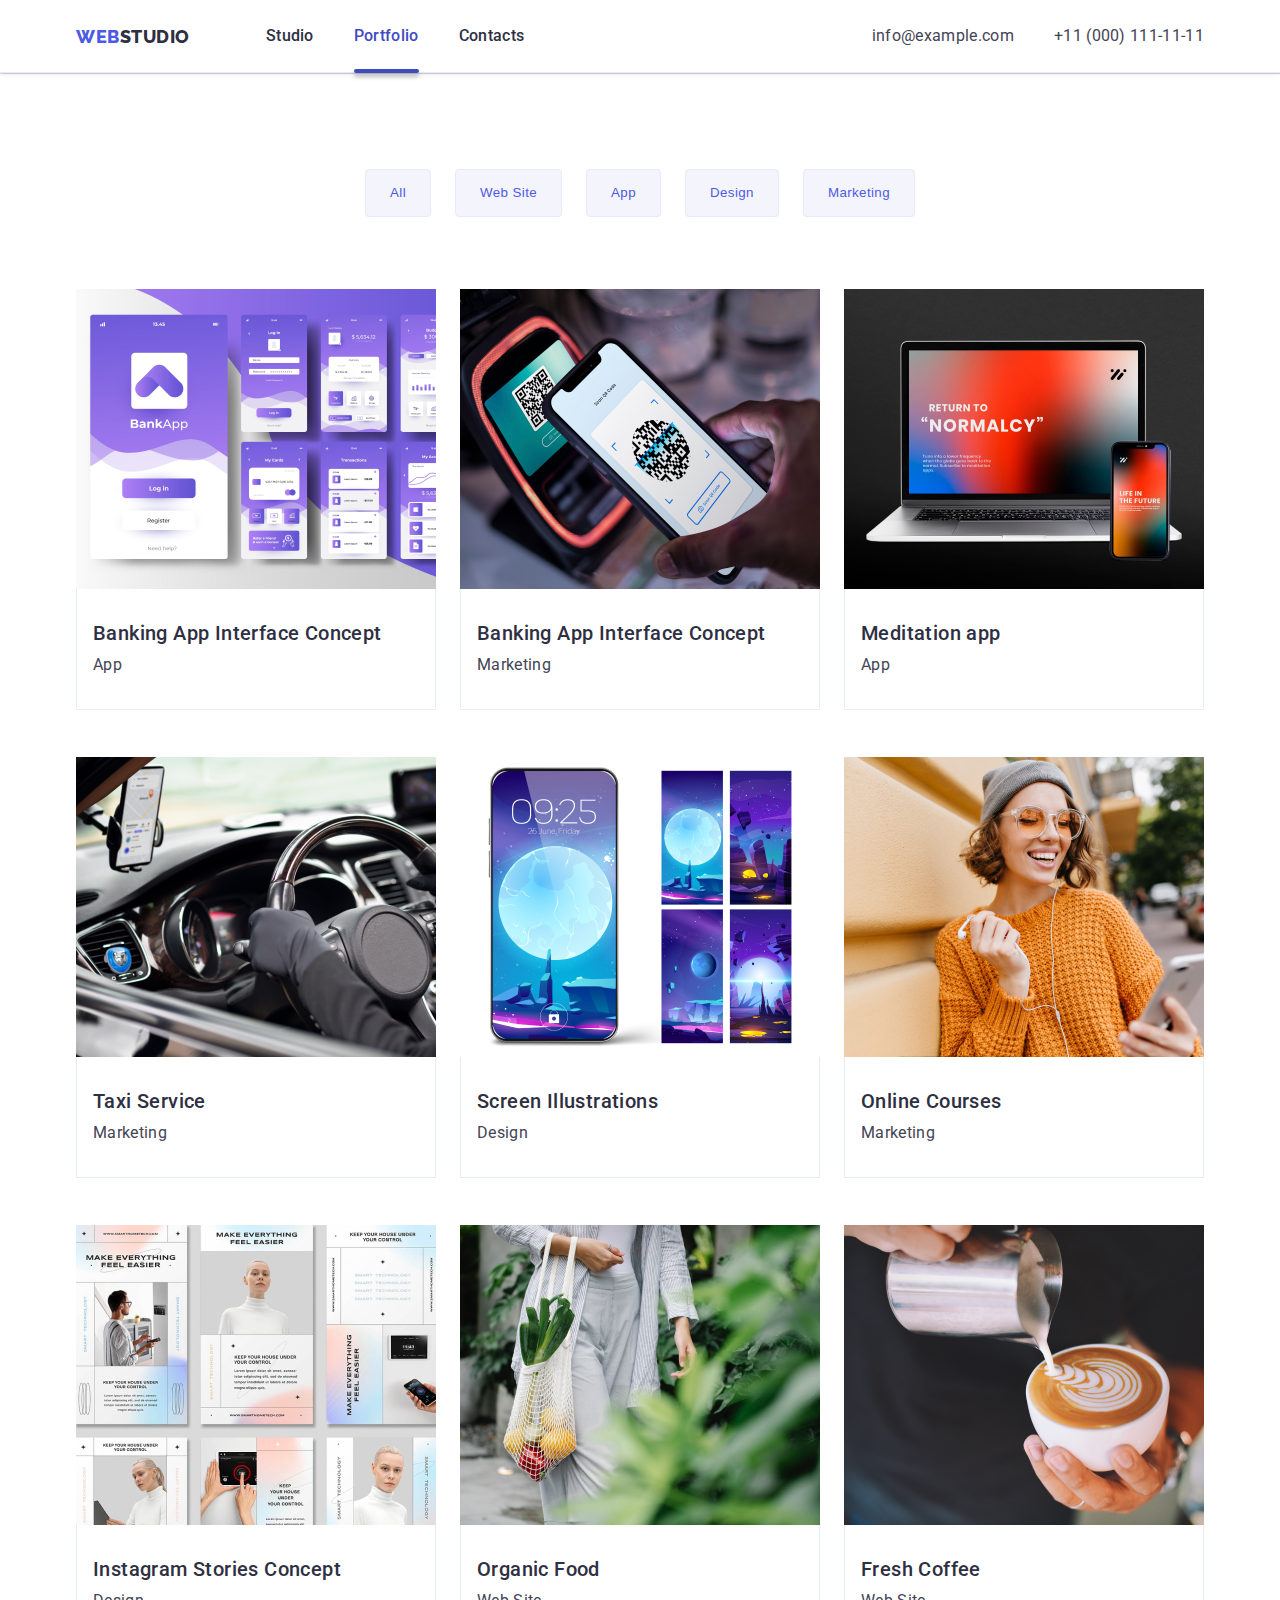
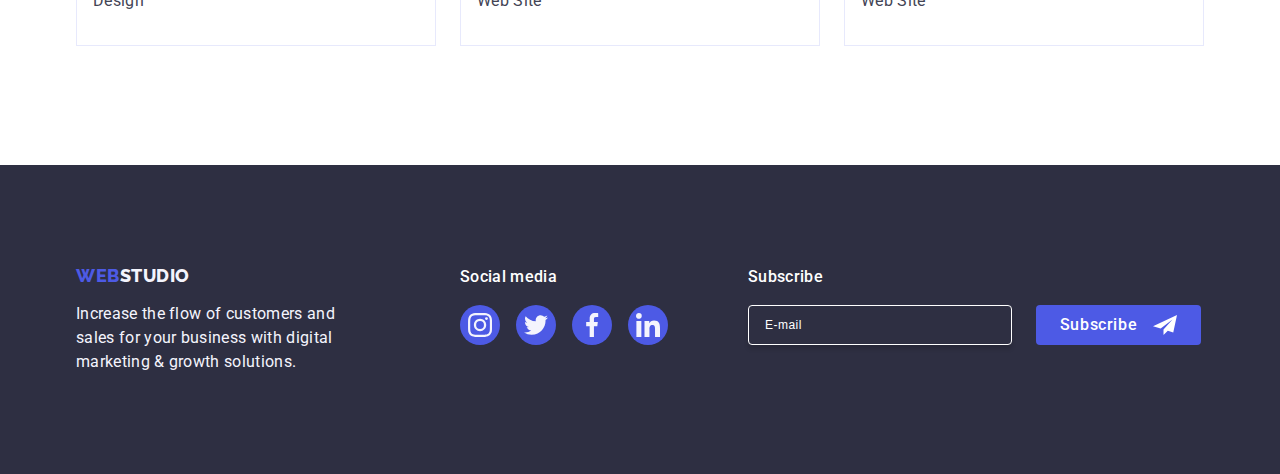
<file: portfolio.html>
<!DOCTYPE html>

<html lang="en">
  <head>
    <title>Portfolio</title>
    <meta charset="UTF-8" />
    <meta name="description" content="zadanie domowe, github" />
    <meta name="keywords" content="zadanie domowe, github" />
    <meta name="Author" content="SebastianKozic" />

    <meta name="viewport" content="width=device-width, initial-scale=1.0" />

    <link rel="preconnect" href="https://fonts.googleapis.com" />
    <link rel="preconnect" href="https://fonts.gstatic.com" crossorigin />
    <link
      href="https://fonts.googleapis.com/css2?family=Raleway:wght@700&family=Roboto:wght@400;500;700;900&display=swap"
      rel="stylesheet"
    />
    <link
      rel="stylesheet"
      href="https://cdnjs.cloudflare.com/ajax/libs/modern-normalize/1.1.0/modern-normalize.min.css"
      integrity="sha512-wpPYUAdjBVSE4KJnH1VR1HeZfpl1ub8YT/NKx4PuQ5NmX2tKuGu6U/JRp5y+Y8XG2tV+wKQpNHVUX03MfMFn9Q=="
      crossorigin="anonymous"
      referrerpolicy="no-referrer"
    />
    <link href="./css/styles.css" rel="stylesheet" />
  </head>
  <body>
    <header class="border">
      <div class="headerflex container">
        <nav class="menuheader">
          <a class="webstudio" href="./index.html"
            ><span class="web">Web</span><span class="studio">Studio</span></a
          >
          <ul class="menuheader-main">
            <li>
              <a class="menu-select" href="./index.html">Studio</a>
            </li>
            <li>
              <a class="menu-select link-active" href="./portfolio.html"
                >Portfolio</a
              >
            </li>
            <li>
              <a class="menu-select-contacts">Contacts</a>
            </li>
          </ul>
        </nav>
        <address>
          <ul class="menuheader-minor">
            <li>
              <a class="headertext-minor" href="mailto:info@devstudio.com"
                >info@example.com</a
              >
            </li>
            <li>
              <a class="headertext-minor" href="tel:+11(000)111-11-11"
                >+11 (000) 111-11-11</a
              >
            </li>
          </ul>
        </address>
      </div>
    </header>
    <main>
      <section class="section-portfolio">
        <div class="container">
          <h1 class="visually-hidden"></h1>
          <ul class="button-list">
            <li>
              <button class="button-two" onclick="alert('Link to All')">
                All
              </button>
            </li>
            <li>
              <button class="button-two" onclick="alert('Link to Web Site')">
                Web Site
              </button>
            </li>
            <li>
              <button class="button-two" onclick="alert('Link to App')">
                App
              </button>
            </li>
            <li>
              <button class="button-two" onclick="alert('Link to Design')">
                Design
              </button>
            </li>
            <li>
              <button class="button-two" onclick="alert('Link to Marketing')">
                Marketing
              </button>
            </li>
          </ul>
          <ul class="portfolio-style">
            <li class="portfoliopost-border">
              <a class="portfoliopost-brand" href="">
                <div class="brand link">
                  <img
                    src="./images/bankapp.jpg"
                    alt="Banking app"
                    width="360"
                    height="300"
                  />
                  <p class="brand-description-text">
                    14 Stylish and User-Friendly App Design Concepts · Task
                    Manager App · Calorie Tracker App · Exotic Fruit Ecommerce
                    App · Cloud Storage App
                  </p>
                </div>
                <div class="brand-frame">
                  <h2 class="brand-name">Banking App Interface Concept</h2>
                  <p class="brand-category">App</p>
                </div>
              </a>
            </li>
            <li class="portfoliopost-border">
              <a class="portfoliopost-brand" href="">
                <div class="brand link">
                  <img
                    src="./images/cashlesspayment.jpg"
                    alt="Cashless payment"
                    width="360"
                    height="300"
                  />
                  <p class="brand-description-text">
                    14 Stylish and User-Friendly App Design Concepts · Task
                    Manager App · Calorie Tracker App · Exotic Fruit Ecommerce
                    App · Cloud Storage App
                  </p>
                </div>
                <div class="brand-frame">
                  <h2 class="brand-name">Banking App Interface Concept</h2>
                  <p class="brand-category">Marketing</p>
                </div>
              </a>
            </li>
            <li class="portfoliopost-border">
              <a class="portfoliopost-brand" href="">
                <div class="brand link">
                  <img
                    src="./images/meditationapp.jpg"
                    alt="Meditation App"
                    width="360"
                    height="300"
                  />
                  <p class="brand-description-text">
                    14 Stylish and User-Friendly App Design Concepts · Task
                    Manager App · Calorie Tracker App · Exotic Fruit Ecommerce
                    App · Cloud Storage App
                  </p>
                </div>
                <div class="brand-frame">
                  <h2 class="brand-name">Meditation app</h2>
                  <p class="brand-category">App</p>
                </div>
              </a>
            </li>
            <li class="portfoliopost-border">
              <a class="portfoliopost-brand" href="">
                <div class="brand link">
                  <img
                    src="./images/taxiservice.jpg"
                    alt="Taxi service"
                    width="360"
                    height="300"
                  />
                  <p class="brand-description-text">
                    14 Stylish and User-Friendly App Design Concepts · Task
                    Manager App · Calorie Tracker App · Exotic Fruit Ecommerce
                    App · Cloud Storage App
                  </p>
                </div>
                <div class="brand-frame">
                  <h2 class="brand-name">Taxi Service</h2>
                  <p class="brand-category">Marketing</p>
                </div>
              </a>
            </li>
            <li class="portfoliopost-border">
              <a class="portfoliopost-brand" href="">
                <div class="brand link">
                  <img
                    src="./images/screenillustrations.jpg"
                    alt="Screen Illustrations"
                    width="360"
                    height="300"
                  />
                  <p class="brand-description-text">
                    14 Stylish and User-Friendly App Design Concepts · Task
                    Manager App · Calorie Tracker App · Exotic Fruit Ecommerce
                    App · Cloud Storage App
                  </p>
                </div>
                <div class="brand-frame">
                  <h2 class="brand-name">Screen Illustrations</h2>
                  <p class="brand-category">Design</p>
                </div>
              </a>
            </li>
            <li class="portfoliopost-border">
              <a class="portfoliopost-brand" href="">
                <div class="brand link">
                  <img
                    src="./images/onlinecourses.jpg"
                    alt="Online Courses"
                    width="360"
                    height="300"
                  />
                  <p class="brand-description-text">
                    14 Stylish and User-Friendly App Design Concepts · Task
                    Manager App · Calorie Tracker App · Exotic Fruit Ecommerce
                    App · Cloud Storage App
                  </p>
                </div>
                <div class="brand-frame">
                  <h2 class="brand-name">Online Courses</h2>
                  <p class="brand-category">Marketing</p>
                </div>
              </a>
            </li>
            <li class="portfoliopost-border">
              <a class="portfoliopost-brand" href="">
                <div class="brand link">
                  <img
                    src="./images/storiesconcept.jpg"
                    alt="Instagram Stories Concept"
                    width="360"
                    height="300"
                  />
                  <p class="brand-description-text">
                    14 Stylish and User-Friendly App Design Concepts · Task
                    Manager App · Calorie Tracker App · Exotic Fruit Ecommerce
                    App · Cloud Storage App
                  </p>
                </div>
                <div class="brand-frame">
                  <h2 class="brand-name">Instagram Stories Concept</h2>
                  <p class="brand-category">Design</p>
                </div>
              </a>
            </li>
            <li class="portfoliopost-border">
              <a class="portfoliopost-brand" href="">
                <div class="brand link">
                  <img
                    src="./images/organicfood.jpg"
                    alt="Organic Food website"
                    width="360"
                    height="300"
                  />
                  <p class="brand-description-text">
                    14 Stylish and User-Friendly App Design Concepts · Task
                    Manager App · Calorie Tracker App · Exotic Fruit Ecommerce
                    App · Cloud Storage App
                  </p>
                </div>
                <div class="brand-frame">
                  <h2 class="brand-name">Organic Food</h2>
                  <p class="brand-category">Web Site</p>
                </div>
              </a>
            </li>
            <li class="portfoliopost-border">
              <a class="portfoliopost-brand" href="">
                <div class="brand link">
                  <img
                    src="./images/freshcoffee.jpg"
                    alt="Fresh Coffee website"
                    width="360"
                    height="300"
                  />
                  <p class="brand-description-text">
                    14 Stylish and User-Friendly App Design Concepts · Task
                    Manager App · Calorie Tracker App · Exotic Fruit Ecommerce
                    App · Cloud Storage App
                  </p>
                </div>
                <div class="brand-frame">
                  <h2 class="brand-name">Fresh Coffee</h2>
                  <p class="brand-category">Web Site</p>
                </div>
              </a>
            </li>
          </ul>
        </div>
      </section>
    </main>
    <footer class="footer">
      <div class="container footer-flex">
        <div class="footer-logo-paragraph">
          <a class="webstudio-alt" href="./index.html">
            <span class="web">Web</span><span class="studio-alt">Studio</span>
          </a>
          <p class="footertext">
            Increase the flow of customers and sales for your business with
            digital marketing & growth solutions.
          </p>
        </div>
        <div>
          <p class="footer-sm">Social media</p>
          <ul class="footer-sm-list">
            <li class="social-media-element">
              <a class="footer-sm-link" href="http://www.instagram.com">
                <svg class="sm-icon" width="24" height="24">
                  <use href="./images/icons.svg#icon-instagram-one"></use>
                </svg>
              </a>
            </li>
            <li class="social-media-element">
              <a class="footer-sm-link" href="http://www.twitter.com">
                <svg class="sm-icon" width="24" height="24">
                  <use href="./images/icons.svg#icon-twitter-one"></use>
                </svg>
              </a>
            </li>
            <li class="social-media-element">
              <a class="footer-sm-link" href="http://www.facebook.com">
                <svg class="sm-icon" width="24" height="24">
                  <use href="./images/icons.svg#icon-facebook-one"></use>
                </svg>
              </a>
            </li>
            <li class="social-media-element">
              <a class="footer-sm-link" href="http://www.linkedin.com">
                <svg class="sm-icon" width="24" height="24">
                  <use href="./images/icons.svg#icon-linkedin-one"></use>
                </svg>
              </a>
            </li>
          </ul>
        </div>
        <div class="footer-container">
          <p class="footer-container-paragraph">Subscribe</p>
          <form class="footer-form">
            <label class="footer-label">
              <input
                class="footer-input"
                name="name"
                type="email"
                placeholder="E-mail"
              />
            </label>
            <button class="subscribe" type="submit">
              Subscribe
              <svg class="subscribe-icon" width="24" height="24">
                <use href="./images/icons.svg#icon-subscribe"></use>
              </svg>
            </button>
          </form>
        </div>
      </div>
    </footer>
  </body>
</html>
</file>
<file: css/styles.css>
:root {
  --CLOUD: #f4f4fd;
  --CORNFLOWER: #e7e9fc;
  --IRIS: #4d5ae5;
  --OCEAN: #404bbf;
  --NAVY-BLUE: #2e2f42;
  --SLATE: #434455;
  --WHITE: #ffffff;
  --BLUE-INPUT: #2196f3;
  --LIGHT-SLATE: #8e8f99;
  --GREEN: #31d0aa;
  --NAVY-BLUE-MODAL: #2e2f42;
  --GRAY: #2e2f42;
  --DAIRY: #fcfcfc;
}

body {
  background: var(--WHITE);
  color: var(--NAVY-BLUE);
  font-family: "Roboto", sans-serif;
}

ul {
  list-style: none;
  padding-left: 0px;
}

img {
  display: block;
}

*,
::after,
::before {
  box-sizing: border-box;
  margin: 0;
  padding: 0;
}

.container {
  max-width: 1158px;
  margin: 0 auto;
  padding: 0 15px;
}

.flex {
  display: flex;
  flex-direction: column;
  align-items: center;
  justify-content: center;
}

.visually-hidden {
  position: absolute;
  width: 1px;
  height: 1px;
  margin: -1px;
  border: 0;
  padding: 0;
  white-space: nowrap;
  clip-path: inset(100%);
  clip: rect(0 0 0 0);
  overflow: hidden;
  outline: 0;
  outline-offset: 0;
}

.webstudio {
  text-decoration: none;
  margin-right: 76px;
}

.web {
  color: var(--IRIS);
  font-family: Raleway;
  font-size: 18px;
  font-style: normal;
  font-weight: 800;
  line-height: 21px;
  letter-spacing: 0.54px;
  text-transform: uppercase;
  text-decoration: none;
}

.studio {
  color: var(--NAVY-BLUE);
  font-family: Raleway;
  font-size: 18px;
  font-style: normal;
  font-weight: 800;
  line-height: 21px;
  letter-spacing: 0.54px;
  text-transform: uppercase;
  text-decoration: none;
}

.settings {
  display: flex;
  align-items: center;
}

.settings-address {
  justify-content: space-between;
  display: flex;
  gap: 40px;
}

.headerflex {
  display: flex;
  justify-content: space-between;
  align-items: center;
}

.menuheader {
  display: flex;
  align-items: center;
}

.menuheader-main {
  display: flex;
  gap: 40px;
}

.nav-pages {
  display: flex;
  justify-content: space-around;
  gap: 40px;
}

.menuheader-address {
  display: flex;
  gap: 40px;
}

.menuheader-minor {
  display: flex;
  gap: 40px;
}

.webstudio-white {
  color: var(--WHITE);
  text-decoration: none;
  font-family: Raleway;
  font-weight: 700;
  font-size: 26px;
  line-height: 1.192;
  letter-spacing: 0.03em;
}

.menu-select {
  display: inline-block;
  color: var(--NAVY-BLUE);
  font-size: 16px;
  font-style: normal;
  font-weight: 500;
  line-height: 24px;
  letter-spacing: 0.32px;
  text-decoration: none;
  padding-top: 24px;
  padding-bottom: 24px;
  position: relative;
  transition: color 250ms cubic-bezier(0.4, 0, 0.2, 1);
}

.menu-select:hover,
.menu-select:focus {
  color: var(--OCEAN);
  transition: color 250ms cubic-bezier(0.4, 0, 0.2, 1);
}

.menu-select-contacts {
  display: inline-block;
  color: var(--NAVY-BLUE);
  font-size: 16px;
  font-style: normal;
  font-weight: 500;
  line-height: 24px;
  letter-spacing: 0.32px;
  text-decoration: none;
  padding-top: 24px;
  padding-bottom: 24px;
  position: relative;
  transition: color 250ms cubic-bezier(0.4, 0, 0.2, 1);
}

.menu-select-contacts:hover,
.menu-select-contacts:focus {
  color: var(--OCEAN);
  transition: color 250ms cubic-bezier(0.4, 0, 0.2, 1);
}

.headertext-minor {
  color: var(--SLATE);
  font-weight: 400;
  font-size: 16px;
  line-height: 1.5;
  letter-spacing: 0.02em;
  text-decoration: none;
  font-style: normal;
  transition: color 250ms cubic-bezier(0.4, 0, 0.2, 1);
}

.headertext-minor:focus {
  color: var(--OCEAN);
}

.headertext-minor:hover {
  color: var(--OCEAN);
}

.modal-btn {
  cursor: pointer;
  box-shadow: 0px 4px 4px 0px rgba(0, 0, 0, 0.15);
  border-radius: 4px;
  color: var(--WHITE);
  display: inline-flex;
  padding: 16px 32px;
  align-items: flex-start;
  gap: 10px;
  line-height: 24px;
  letter-spacing: 0.64px;
  border: 0;
  min-width: 169px;
  height: 56px;
  background-color: var(--IRIS);
  transition: background-color 250ms cubic-bezier(0.4, 0, 0.2, 1);
}

.modal-btn:hover,
.modal-btn:focus {
  transition: background-color 250ms cubic-bezier(0.4, 0, 0.2, 1);
  background: var(--OCEAN);
}

.section-one {
  padding: 188px 0;
  background-image: linear-gradient(
      rgba(46, 47, 66, 0.7),
      rgba(46, 47, 66, 0.7)
    ),
    url(../images/people-office.jpg);
  background-repeat: no-repeat;
  background-position: center;
  background-size: cover;
  max-width: 1440px;
  margin: auto;
}

.section-one-title {
  color: var(--WHITE);
  text-align: center;
  font-size: 56px;
  font-weight: 700;
  line-height: 60px;
  letter-spacing: 1.12px;
  max-width: 496px;
  margin-bottom: 48px;
}

.section-two {
  padding-top: 120px;
  padding-bottom: 120px;
}

.section-two-settings {
  display: flex;
  gap: 24px;
}

.section-two-list {
  width: calc((100%-72px) / 4);
}

.section-two-header {
  margin-bottom: 8px;
}

.post-title {
  color: var(--NAVY-BLUE);
  font-size: 20px;
  font-style: normal;
  font-weight: 500;
  line-height: 24px;
  letter-spacing: 0.4px;
  margin-bottom: 8px;
}

.post-text {
  color: var(--SLATE);
  font-size: 16px;
  line-height: 24px;
  letter-spacing: 0.32px;
}

.section-three {
  display: flex;
  padding-bottom: 120px;
}

.section-three-title {
  color: var(--NAVY-BLUE);
  text-align: center;
  font-family: Roboto;
  font-size: 36px;
  font-style: normal;
  font-weight: 700;
  line-height: 40px;
  letter-spacing: 0.72px;
  text-transform: capitalize;
  margin-bottom: 72px;
}

.section-three-list {
  display: flex;
  gap: 24px;
}

.section-three-list-element {
  width: calc((100%-48px) / 3);
}

.section-four {
  display: flex;
  justify-content: space-between;
  background: var(--CLOUD);
  padding: 120px 0;
}

.section-four-title {
  color: var(--NAVY-BLUE);
  text-align: center;
  font-size: 36px;
  font-weight: 700px;
  line-height: 40px;
  letter-spacing: 0.72px;
  text-transform: capitalize;
  margin-bottom: 72px;
}

.section-four-list {
  display: flex;
  gap: 24px;
}

.section-four-element {
  display: flex;
  flex-direction: column;
  align-items: center;
  width: calc((100%-72px) / 4);
  background-color: var(--WHITE);
  box-shadow: 0px 2px 1px 0px rgba(46, 47, 66, 0.08),
    0px 1px 1px 0px rgba(46, 47, 66, 0.16),
    0px 1px 6px 0px rgba(46, 47, 66, 0.08);
  border-radius: 0px 0px 4px 4px;
}

.section-four-element-employee {
  padding: 32px 0px;
}

.team-title {
  font-weight: 500;
  font-size: 20px;
  line-height: 24px;
  letter-spacing: 0.4px;
  color: var(--NAVY-BLUE);
  text-align: center;
  margin-bottom: 8px;
}

.team-text {
  font-size: 16px;
  font-weight: 400;
  line-height: 24px;
  letter-spacing: 0.32px;
  color: var(--SLATE);
  text-align: center;
}

.section-five {
  padding-top: 120px;
  padding-bottom: 120px;
}

.customers {
  color: var(--NAVY-BLUE);
  font-size: 36px;
  font-weight: 700;
  line-height: 1.11;
  letter-spacing: 0.72px;
  text-transform: capitalize;
  margin-bottom: 72px;
  display: flex;
  justify-content: center;
}

.client-list {
  display: flex;
  justify-content: center;
  gap: 24px;
}

.client-list-element {
  width: 168px;
  height: 88px;
}

.client-list-link {
  display: flex;
  align-items: center;
  justify-content: center;
  color: var(--LIGHT-SLATE);
  width: 100%;
  height: 100%;
  border: 1px solid var(--LIGHT-SLATE);
  border-radius: 4px;
  transition: border-color 250ms cubic-bezier(0.4, 0, 0.2, 1),
    color 250ms cubic-bezier(0.4, 0, 0.2, 1);
}

.client-list-link:focus {
  color: var(--OCEAN);
  border-color: var(--OCEAN);
}

.client-list-link:hover {
  color: var(--OCEAN);
  border-color: var(--OCEAN);
}

.client-list-icon {
  fill: currentColor;
}

.footer {
  padding: 100px 0;
  background-color: var(--NAVY-BLUE);
}

.footer-flex {
  display: flex;
  align-items: baseline;
}

.footer-logo-paragraph {
  margin-right: 120px;
}

.footertext {
  color: var(--CLOUD);
  text-decoration: none;
  font-size: 16px;
  line-height: 24px;
  letter-spacing: 0.32px;
  max-width: 264px;
}

.footer-sm {
  color: var(--WHITE);
  font-size: 16px;
  font-style: normal;
  font-weight: 500;
  line-height: 1.5;
  letter-spacing: 0.02em;
  margin-bottom: 16px;
}

.footer-sm-list {
  display: flex;
  gap: 16px;
}

.footer-sm-list-element {
  height: 40px;
  width: 40px;
}

.footer-sm-link {
  display: flex;
  width: 100%;
  height: 100%;
  background-color: var(--IRIS);
  border-radius: 50%;
  align-items: center;
  justify-content: center;
  transition: background-color 250ms cubic-bezier(0.4, 0, 0.2, 1);
}

.footer-sm-link:hover,
.footer-sm-link:focus {
  background-color: var(--GREEN);
}

.footer-container {
  margin-left: 80px;
}

.footer-container-paragraph {
  margin-bottom: 16px;
  font-weight: 500;
  font-size: 16px;
  line-height: 1.5;
  letter-spacing: 0.02em;
  color: var(--WHITE);
}

.footer-form {
  display: flex;
  gap: 24px;
}

.footer-input {
  gap: 24px;
  width: 264px;
  height: 40px;
  border: 1px solid var(--WHITE);
  background-color: transparent;
  font-size: 12px;
  line-height: 1.5;
  letter-spacing: 0.04em;
  padding-left: 16px;
  box-shadow: 0px 4px 4px 0px rgba(0, 0, 0, 0.15);
  border-radius: 4px;
  color: var(--WHITE);
}

.footer-input::placeholder {
  color: var(--WHITE);
}

.footer-label {
  gap: 24px;
}

.subscribe {
  min-width: 165px;
  height: 40px;
  display: flex;
  justify-content: center;
  align-items: center;
  font-family: "Roboto", sans-serif;
  font-size: 16px;
  font-weight: 500;
  line-height: 1.5;
  letter-spacing: 0.04em;
  color: var(--WHITE);
  cursor: pointer;
  background-color: var(--IRIS);
  border: none;
  border-radius: 4px;
}

.subscribe-icon {
  margin-left: 16px;
  fill: var(--WHITE);
}

.subscribe:hover {
  background-color: var(--OCEAN);
}

.backdrop {
  position: fixed;
  left: 0;
  top: 0;
  width: 100%;
  height: 100%;
  background-color: rgba(46, 47, 66, 0.4);
  transition: opacity 250ms cubic-bezier(0.4, 0, 0.2, 1),
    visibility 250ms cubic-bezier(0.4, 0, 0.2, 1);
}

.modal {
  flex-shrink: 0;
  position: absolute;
  top: 50%;
  left: 50%;
  max-width: 408px;
  min-height: 584px;
  background-color: var(--DAIRY);
  border-radius: 4px;
  box-shadow: 0px 1px 1px rgba(0, 0, 0, 0.14), 0px 1px 3px rgba(0, 0, 0, 0.12),
    0px 2px 1px rgba(0, 0, 0, 0.2);
  transform: translate(-50%, -50%) scale(1);
  transition: transform 250ms cubic-bezier(0.4, 0, 0.2, 1);
  padding: 72px 24px 24px 24px;
}

.modal-paragraph {
  font-weight: 500;
  line-height: 1.5;
  text-align: center;
  letter-spacing: 0.02em;
  color: var(--GRAY);
  margin-bottom: 16px;
}

.modal-form {
  margin-bottom: 8px;
}

.modal-label {
  font-size: 12px;
  line-height: 1.17;
  letter-spacing: 0.04em;
  color: var(--LIGHT-SLATE);
  display: block;
  margin-bottom: 4px;
}

.modal-input-container {
  position: relative;
}

.modal-input-icon {
  position: absolute;
  left: 16px;
  top: 50%;
  transform: translateY(-50%);
  fill: var(--GRAY);
  transition: fill 250ms cubic-bezier(0.4, 0, 0.2, 1);
}

.modal-input {
  width: 100%;
  height: 40px;
  border: 1px solid rgba(46, 47, 66, 0.4);
  border-radius: 4px;
  background-color: transparent;
  padding-left: 38px;
  outline: transparent;
  transition: border-color 250ms cubic-bezier(0.4, 0, 0.2, 1);
}

.modal-form input:focus {
  border-color: var(--IRIS);
}
.modal-form input:focus + svg {
  fill: var(--IRIS);
}

.textarea {
  width: 100%;
  height: 120px;
  font-size: 12px;
  line-height: 1.17;
  letter-spacing: 0.04em;
  color: rgba(46, 47, 66, 0.4);
  border: 1px solid rgba(46, 47, 66, 0.4);
  border-radius: 4px;
  background-color: transparent;
  padding: 8px 16px;
  outline: transparent;
  resize: none;
  transition: border-color 250ms cubic-bezier(0.4, 0, 0.2, 1);
}

.textarea:focus {
  border-color: var(--IRIS);
}

.modal-form-comment {
  margin-bottom: 16px;
}

.terms {
  margin-bottom: 24px;
}

.terms-label {
  display: block;
  font-size: 12px;
  line-height: 1.17;
  letter-spacing: 0.04em;
  color: var(--LIGHT-SLATE);
}

.terms-label-span {
  position: relative;
  display: inline-flex;
  align-items: center;
  justify-content: center;
  fill: transparent;
  width: 16px;
  height: 16px;
  border: 1px solid rgba(46, 47, 66, 0.4);
  border-radius: 2px;
  transition: background-color 250ms cubic-bezier(0.4, 0, 0.2, 1),
    border 250ms cubic-bezier(0.4, 0, 0.2, 1),
    fill 250ms cubic-bezier(0.4, 0, 0.2, 1);
}

.privacy {
  color: var(--IRIS);
}

.box-check {
  width: 16px;
  height: 16px;
  margin-right: 8px;
}

.box-check:checked + .terms-label span {
  fill: var(--CLOUD);
  background-color: var(--OCEAN);
  border: none;
}

.form-button {
  display: block;
  align-items: center;
  min-width: 169px;
  height: 56px;
  font-family: "Roboto", sans-serif;
  font-size: 16px;
  font-weight: 500;
  line-height: 1.5;
  letter-spacing: 0.04em;
  color: var(--WHITE);
  cursor: pointer;
  background-color: var(--IRIS);
  border: none;
  border-radius: 4px;
  transition: background-color 250ms cubic-bezier(0.4, 0, 0.2, 1);
  margin: 0 auto;
}

.form-button:hover {
  background-color: var(--OCEAN);
  border: none;
  cursor: pointer;
}

.is-hidden {
  opacity: 0;
  visibility: hidden;
  pointer-events: none;
}

.close-btn {
  display: flex;
  position: absolute;
  justify-content: center;
  align-items: center;
  top: 24px;
  right: 24px;
  width: 24px;
  height: 24px;
  border: 1px solid rgba(0, 0, 0, 0.1);
  border-radius: 50%;
  cursor: pointer;
  background-color: var(--CORNFLOWER);
  transition: background-color 250ms cubic-bezier(0.4, 0, 0.2, 1),
    border 250ms cubic-bezier(0.4, 0, 0.2, 1);
}

.close-btn:hover,
.close-btn:focus {
  background-color: var(--OCEAN);
  border: none;
}

.close-btn-modal {
  fill: var(--GRAY);
  transition: fill 250ms cubic-bezier(0.4, 0, 0.2, 1);
}

.close-btn-modal:hover,
.close-btn-modal:focus {
  fill: var(--WHITE);
  transition: fill 250ms cubic-bezier(0.4, 0, 0.2, 1);
}

.close-btn:hover .close-btn-modal,
.close-btn:focus .close-btn-modal {
  fill: var(--WHITE);
}

.webstudio-alt {
  text-decoration: none;
  display: inline-block;
  margin-bottom: 16px;
}

.studio-alt {
  color: var(--CLOUD);
  font-family: Raleway;
  font-size: 18px;
  font-style: normal;
  font-weight: 800;
  line-height: 21px;
  letter-spacing: 0.54px;
  text-transform: uppercase;
  text-decoration: none;
}

.section-portfolio {
  padding-top: 96px;
  padding-bottom: 120px;
}

.button-list {
  display: flex;
  justify-content: center;
  gap: 24px;
  margin-bottom: 72px;
}

.button-two {
  cursor: pointer;
  background: var(--CLOUD);
  box-shadow: rgba(0, 0, 0, 0.0225);
  color: var(--IRIS);
  font-weight: 500;
  padding: 12px 24px;
  line-height: 1.62;
  border-radius: 4px;
  border: 1px solid var(--CORNFLOWER);
  letter-spacing: 0.03em;
  align-items: center;
  justify-content: center;
  transition: color 250ms cubic-bezier(0.4, 0, 0.2, 1),
    background-color 250ms cubic-bezier(0.4, 0, 0.2, 1),
    border-color 250ms cubic-bezier(0.4, 0, 0.2, 1),
    box-shadow 250ms cubic-bezier(0.4, 0, 0.2, 1);
}

.button-two:focus {
  background: var(--CLOUD);
  border: 1px solid transparent;
  border-radius: 4px;
  box-shadow: 0px 3px 1px rgba(0, 0, 0, 0.1), 0px 2px 1px rgba(0, 0, 0, 0.08),
    0px 2px 2px rgba(0, 0, 0, 0.12);
}

.button-two:hover {
  color: var(--WHITE);
  background: var(--OCEAN);
  box-shadow: 0px 2px 2px 0px rgba(0, 0, 0, 0.12),
    0px 2px 1px 0px rgba(0, 0, 0, 0.08), 0px 3px 1px 0px rgba(0, 0, 0, 0.1);
  border-radius: 4px;
  padding: 12px 24px;
  border: 1px solid transparent;
}

.portfolio-style {
  display: flex;
  flex-wrap: wrap;
  column-gap: 24px;
  row-gap: 48px;
}

.portfolio-card {
  padding: 32px 16px;
  border: 1px solid var(--CORNFLOWER);
  border-top: none;
}

.portfolio-card-header {
  margin-bottom: 8px;
}

.portfoliopost-title {
  font-weight: 700;
  font-size: 18px;
  line-height: 2;
  letter-spacing: 0.06em;
  color: var(--NAVY-BLUE);
  margin: 20px 24px 4px;
}

.portfoliopost-text {
  font-size: 16px;
  line-height: 1.88;
  letter-spacing: 0.03em;
  color: var(--SLATE);
  margin: 0px 24px 20px;
}

.portfoliopost-border {
  display: flex;
  height: 420px;
  padding-bottom: 32px;
  flex-direction: column;
  align-items: flex-start;
  gap: 32px;
  flex-shrink: 0;
  background: var(--WHITE);
  width: calc((100% - 48px) / 3);
}

.our-team {
  background-color: var(--CLOUD);
}

.border {
  border-bottom: 1px solid var(--CORNFLOWER);
  background: var(--WHITE);
  box-shadow: 2px 1px rgba(46, 47, 66, 0.08), 0px 1px 1px rgba(46, 47, 66, 0.16),
    0px 1px 6px rgba(46, 47, 66, 0.08);
}

.brand-frame {
  display: flex;
  flex-direction: column;
  justify-content: center;
  align-items: flex-start;
  align-self: stretch;
  padding: 32px 16px;
  border: 1px solid #e7e9fc;
  border-top: none;
}

.brand-name {
  color: var(--NAVY-BLUE);
  font-size: 20px;
  font-weight: 500;
  line-height: 24px;
  letter-spacing: 0.4px;
  margin-bottom: 8px;
}

.brand-category {
  color: var(--SLATE);
  font-size: 16px;
  line-height: 24px;
  letter-spacing: 0.32px;
}

.portfoliopost-brand,
.link {
  display: block;
  text-decoration: none;
  transition-property: box-shadow;
  transition-duration: 250ms;
  transition-timing-function: cubic-bezier(0.4, 0, 0.2, 1);
}

.portfoliopost-brand:focus,
.portfoliopost-brand:hover {
  box-shadow: 0px 1px 6px rgba(46, 47, 66, 0.08),
    0px 1px 1px rgba(46, 47, 66, 0.16), 0px 2px 1px rgba(46, 47, 66, 0.08);
}

.brand {
  position: relative;
  overflow: hidden;
}

.brand-description-text {
  position: absolute;
  top: 0px;
  padding: 40px 32px;
  height: 100%;
  width: 100%;
  line-height: 1.5;
  letter-spacing: 0.32px;
  color: var(--CLOUD);
  background-color: var(--IRIS);
  transform: translateY(100%);
  transition: transform;
  transition-duration: 250ms;
  transition-timing-function: cubic-bezier(0.4, 0, 0.2, 1);
}

.portfoliopost-brand:hover .brand-description-text,
.portfoliopost-brand:focus .brand-description-text {
  transform: translateY(0%);
}

.link-active {
  color: var(--OCEAN);
  transition: color 250ms cubic-bezier(0.4, 0, 0.2, 1);
}

.link-active::after {
  content: "";
  position: absolute;
  bottom: -1px;
  left: 0;
  width: 100%;
  height: 4px;
  flex-shrink: 0;
  border-radius: 2px;
  background-color: var(--OCEAN);
  box-shadow: 0px 4px 4px 0px rgba(0, 0, 0, 0.25);
  transition: color 250ms cubic-bezier(0.4, 0, 0.2, 1);
}

.icon-container {
  display: flex;
  align-items: center;
  justify-content: center;
  height: 112px;
  background-color: var(--CLOUD);
  border-radius: 4px;
  margin-bottom: 8px;
  border: none;
}

.icon {
  text-decoration: none;
}

.social-media {
  display: flex;
  justify-content: center;
  gap: 24px;
  margin-top: 8px;
}

.sm-link {
  display: flex;
  width: 100%;
  height: 100%;
  background-color: var(--IRIS);
  border-radius: 50%;
  align-items: center;
  justify-content: center;
  transition: background-color 250ms cubic-bezier(0.4, 0, 0.2, 1);
}

.sm-link:hover,
.sm-link:focus {
  background-color: var(--OCEAN);
}

.social-media-element {
  width: 40px;
  height: 40px;
}

.sm-icon {
  fill: var(--CLOUD);
}

.svg-close {
  fill: var(--dark-color);
  transition: fill 250ms cubic-bezier(0.4, 0, 0.2, 1);
}
.svg-close:hover,
.svg-close:focus {
  fill: var(--WHITE);
  transition: fill 250ms cubic-bezier(0.4, 0, 0.2, 1);
  cursor: pointer;
}
.close-btn:hover .svg-close,
.close-btn:focus .svg-close {
  fill: var(--WHITE);
}

body,
html {
  width: 100vw;
  overflow-x: hidden;
  width: 100%;
}

.js-menu-container {
  display: none;
}

.list {
  list-style: none;
}

@media (min-width: 320px) and (max-width: 767px) {
  .headerflex > .menuheader .menuheader-main,
  .headerflex .menuheader-minor {
    display: none;
  }

  .section-one {
    padding: 112px;
  }

  .modal {
    width: 95%;
  }

  .js-open-menu {
    background-color: transparent;
    border: 0;
    width: 32px;
    height: 22px;
  }

  .js-close-menu {
    background-color: var(--CORNFLOWER);
    border: 0;
    border-radius: 50%;
    align-items: center;
    justify-content: center;
  }

  .js-menu-container.is-open {
    display: block;
  }

  .container {
    width: 100%;
    max-width: 480px;
    margin: 0 auto;
    padding: 0 15px;
  }

  .menuheader {
    width: 100%;
    justify-content: space-between;
    margin-top: 25.5px;
    margin-bottom: 23.5px;
    margin-left: 16px;
  }

  .settings {
    width: 100%;
    justify-content: space-between;
    margin-top: 25.5px;
    margin-bottom: 23.5px;
    margin-left: 16px;
  }

  .menu-mobile.is-open {
    display: flex;
    flex-flow: column nowrap;
    background-color: var(--WHITE);
    position: fixed;
    top: 0;
    left: 0;
    right: 0;
    height: 100vh;
  }

  .menu-mobile.is-open .mobile-menu-container {
    display: flex;
    flex-flow: column nowrap;
    justify-content: space-between;
    flex-grow: 1;
  }

  .menu-mobile.is-open .button-container {
    display: flex;
    flex-flow: row-reverse nowrap;
    padding-top: 24px;
    padding-right: 24px;
  }

  .menu-mobile.is-open .mobile-menu-container .settings .menuheader-main {
    flex-direction: column;
    padding-left: 40px;
  }

  .menu-mobile.is-open
    .mobile-menu-container
    .settings
    .menuheader-main
    .menu-select {
    font-size: 36px;
    font-weight: 700;
    line-height: 40px;
    letter-spacing: 0.72px;
    padding: 0;
  }

  .menu-mobile.is-open
    .mobile-menu-container
    .settings
    .menuheader-main
    .menu-select::after {
    display: none;
  }

  .menu-mobile.is-open .settings-address {
    display: flex;
    flex-flow: column-reverse nowrap;
  }

  .menu-mobile.is-open
    .settings-address
    li:last-of-type
    .headertext-minor.link {
    font-size: 36px;
    line-height: 40px;
    color: var(--IRIS);
    line-height: 40px;
    letter-spacing: 0.72px;
    margin-bottom: 40px;
    padding-left: 40px;
  }

  .menu-mobile.is-open
    .settings-address
    li:first-of-type
    .headertext-minor.link {
    color: var(--NAVY-BLUE);
    font-size: 20px;
    font-weight: 500;
    line-height: 24px;
    letter-spacing: 0.4px;
    padding-left: 40px;
  }

  .mobile-social-position {
    margin-top: 48px;
    margin-bottom: 40px;
    padding-left: 40px;
    padding-right: 60px;
    display: flex;
  }

  .mobile-social-position .social-media.list {
    width: 328px;
    height: 40px;
    justify-content: space-between;
    align-items: center;
    gap: none;
  }

  .icon-container {
    display: none;
  }

  .section-two-settings {
    display: flex;
    flex-direction: column;
  }

  .section-two-settings .section-two-list {
    margin: 8px 16px 72px 16px;
  }

  .section-two-settings .section-two-list .post-title {
    display: flex;
    justify-content: center;
    color: var(--NAVY-BLUE);
    text-align: center;
    font-size: 36px;
    font-weight: 700;
    line-height: 40px;
    letter-spacing: 0.72px;
  }

  .section-three {
    display: none;
  }

  .section-four-list {
    flex-direction: column;
    justify-content: center;
    align-items: center;
    gap: 0;
    padding: 0;
  }

  .section-four-element {
    margin-bottom: 24px;
  }

  .section-five .client-list .client-list-element {
    width: 190px;
  }

  .client-list {
    flex-wrap: wrap;
    gap: 0;
    row-gap: 72px;
    column-gap: 16px;
  }

  .footer .footer-flex {
    flex-wrap: wrap;
    justify-content: center;
  }

  .footer .footer-flex .footer-logo-paragraph {
    margin: 0 auto;
    margin-bottom: 72px;
  }

  .footer .footer-flex .footer-logo-paragraph a {
    margin: 0 auto;
    display: flex;
    justify-content: center;
    align-items: center;
    margin-bottom: 17.5px;
  }

  .footer .footer-flex .social-position {
    display: flex;
    justify-content: center;
    align-items: center;
    margin-bottom: 16px;
    flex-direction: column;
  }

  .footer .footer-flex .social-position .footer-sm-list {
    margin-bottom: 72px;
  }

  .footer .footer-flex .footer-container {
    display: flex;
    flex-direction: column;
    justify-content: center;
    align-items: center;
    gap: 0;
    margin: 0 auto;
  }

  .footer .footer-flex .footer-container .footer-container-paragraph {
    margin-bottom: 16px;
  }

  .footer .footer-flex .footer-container .footer-form {
    gap: 0;
    flex-direction: column;
    justify-content: center;
  }

  .footer .footer-flex .footer-container .footer-form .footer-label {
    margin-bottom: 16px;
  }

  .footer-input {
    min-width: 290px;
    max-width: 398px;
    margin: 0 auto;
  }

  .subscribe {
    width: 77px;
    display: flex;
    justify-content: center;
    align-items: center;
    margin: 0 auto;
  }
}

@media (min-width: 768px) and (max-width: 1157px) {
  .container {
    width: 100%;
    max-width: 768px;
    margin: 0 auto;
    padding: 0 15px;
  }

  .js-open-menu {
    display: none;
  }

  .menuheader-minor {
    display: block;
  }

  .icon-container {
    display: none;
  }

  .section-three {
    display: none;
  }

  .section-two-settings {
    flex-wrap: wrap;
    gap: 0;
    row-gap: 72px;
    column-gap: 24px;
  }

  .section-two-list {
    width: calc((100%-72px) / 2);
    width: 356px;
  }

  .section-two-settings .section-two-list .post-title {
    color: var(--NAVY-BLUE);
    text-align: center;
    font-size: 36px;
    font-weight: 700;
    line-height: 40px;
    letter-spacing: 0.72px;
  }

  .section-four-list {
    flex-wrap: wrap;
    gap: 0;
    row-gap: 24px;
    column-gap: 24px;
    justify-content: center;
  }

  .client-list {
    flex-wrap: wrap;
    gap: 0;
    row-gap: 72px;
    column-gap: 24px;
  }

  .footer-flex {
    display: flex;
    flex-wrap: wrap;
    margin-left: 108px;
  }

  .footer-logo-paragraph {
    row-gap: 24px;
    column-gap: 72px;
    margin-right: 24px;
  }

  .footer-container {
    margin-top: 72px;
    margin-left: 0;
  }

  .social-position {
    margin-left: 0;
  }
}

@media (min-width: 1158px) {
  .js-open-menu {
    display: none;
  }
}
</file>
